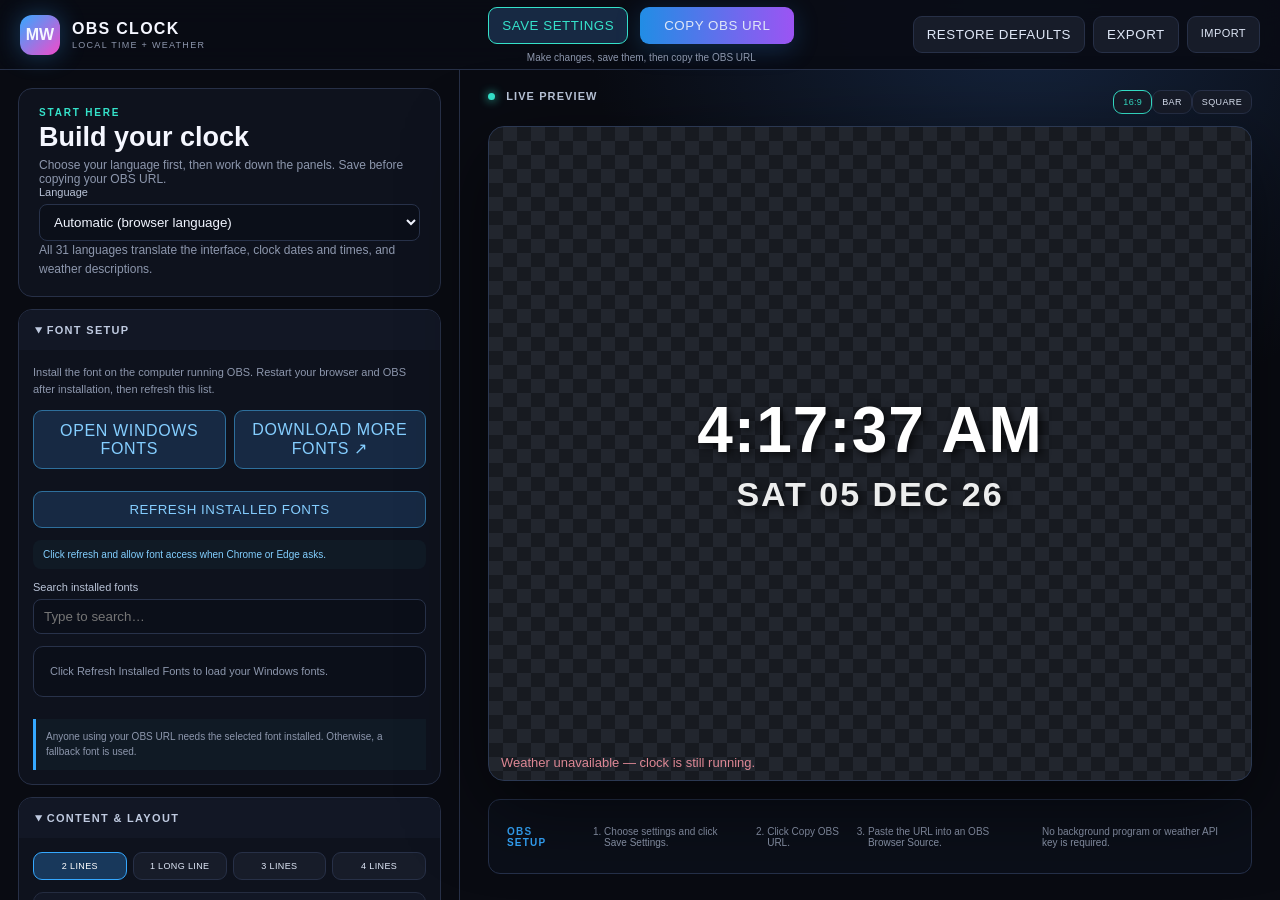
<file: index.html>
<!doctype html>
<html lang="en"><head><meta charset="utf-8"><meta name="viewport" content="width=device-width,initial-scale=1"><title data-i18n="pageTitle">Mwest OBS Clock Settings</title><link rel="stylesheet" href="styles.css?v=languages-20261005b"><link rel="stylesheet" href="custom-font.css"></head>
<body class="settings-page">
<header class="topbar">
  <div class="brand"><span class="brand-mark">MW</span><div><strong data-i18n="brandClock">OBS CLOCK</strong><small data-i18n="brandSubtitle">LOCAL TIME + WEATHER</small></div></div>
  <div class="url-zone"><button id="saveBtn" class="secondary" data-i18n="save">SAVE SETTINGS</button><button id="copyUrl" class="primary" data-i18n="copy">COPY OBS URL</button><span id="copyStatus" data-i18n="status.changes">Make changes, save them, then copy the OBS URL</span></div>
  <div class="top-actions"><button id="resetBtn" data-i18n="restore">RESTORE DEFAULTS</button><button id="exportBtn" data-i18n="export">EXPORT</button><label class="button"><span data-i18n="import">IMPORT</span><input id="importFile" type="file" accept="application/json" hidden></label></div>
</header>
<main class="workspace">
<aside class="controls">
<section class="panel intro"><div class="eyebrow" data-i18n="start">START HERE</div><h1 data-i18n="build">Build your clock</h1><p data-i18n="help.intro">Choose your language first, then work down the panels. Save before copying your OBS URL.</p><label><span data-i18n="language">Language</span><select id="language">
<option value="auto" data-i18n="automatic">Automatic (browser language)</option><option value="en">English</option><option value="ar">العربية (Arabic)</option><option value="bg">Български (Bulgarian)</option><option value="zh-CN">中文 (Chinese Simplified)</option><option value="zh-TW">中文 (Chinese Traditional)</option><option value="cs">Čeština (Czech)</option><option value="da">Dansk (Danish)</option><option value="nl">Nederlands (Dutch)</option><option value="fi">Suomi (Finnish)</option><option value="fr">Français (French)</option><option value="de">Deutsch (German)</option><option value="el">Ελληνικά (Greek)</option><option value="he">עברית (Hebrew)</option><option value="hi">हिन्दी (Hindi)</option><option value="hu">Magyar (Hungarian)</option><option value="id">Bahasa Indonesia (Indonesian)</option><option value="it">Italiano (Italian)</option><option value="ja">日本語 (Japanese)</option><option value="ko">한국어 (Korean)</option><option value="nb">Norsk bokmål (Norwegian Bokmål)</option><option value="pl">Polski (Polish)</option><option value="pt">Português (Portuguese)</option><option value="ro">Română (Romanian)</option><option value="ru">Русский (Russian)</option><option value="sk">Slovenčina (Slovak)</option><option value="es">Español (Spanish)</option><option value="sv">Svenska (Swedish)</option><option value="th">ไทย (Thai)</option><option value="tr">Türkçe (Turkish)</option><option value="uk">Українська (Ukrainian)</option><option value="vi">Tiếng Việt (Vietnamese)</option>
</select></label><p class="language-note" data-i18n="help.languageHelp">All 31 languages translate the interface, clock dates and times, and weather descriptions.</p></section>

<details open><summary data-i18n="fontSetup">FONT SETUP</summary><div class="section-body">
<p class="font-upload-help" data-i18n="help.fontInstall">Install the font on the computer running OBS. Restart your browser and OBS after installation, then refresh this list.</p>
<div class="font-action-grid"><a class="button secondary" href="ms-settings:fonts" data-i18n="fontOpen">OPEN WINDOWS FONTS</a><a class="button secondary" href="https://www.dafont.com/" target="_blank" rel="noreferrer" data-i18n="fontDownload">DOWNLOAD MORE FONTS ↗</a></div>
<button id="scanFonts" class="secondary" data-i18n="fontRefresh">REFRESH INSTALLED FONTS</button><div id="fontScanStatus" class="status" data-i18n="help.fontPermission">Click refresh and allow font access when Chrome or Edge asks.</div>
<label><span data-i18n="fontSearch">Search installed fonts</span><input id="fontSearch" type="search" placeholder="Type to search…" data-i18n-placeholder="searchPlaceholder"></label><div id="fontList" class="font-list"><div class="font-empty" data-i18n="help.fontEmpty">Click Refresh Installed Fonts to load your Windows fonts.</div></div>
<p class="font-warning" data-i18n="help.fontFallback">Anyone using your OBS URL needs the selected font installed. Otherwise, a fallback font is used.</p>
</div></details>

<details open><summary data-i18n="layout">CONTENT & LAYOUT</summary><div class="section-body"><div class="mode-row"><button class="mode active" data-preset="stacked" data-i18n="twoLines">2 LINES</button><button class="mode" data-preset="single" data-i18n="oneLine">1 LONG LINE</button><button class="mode" data-preset="three" data-i18n="threeLines">3 LINES</button><button class="mode" data-preset="four" data-i18n="fourLines">4 LINES</button></div><div id="items"></div><label><span data-i18n="separator">Between items on the same line</span><input id="separator" dir="auto" value="  •  " maxlength="12"></label><label><span data-i18n="lineGap">Space between lines</span> <span id="lineGapOut"></span><input id="lineGap" type="range" min="0" max="50" value="8"></label></div></details>

<details open><summary data-i18n="itemColors">ITEM COLORS</summary><div class="section-body"><p class="item-color-help" data-i18n="help.itemColorHelp">Each item can use its own color. Without an override, it uses the line color.</p><div id="itemColors" class="item-colors"></div></div></details>

<details open><summary data-i18n="timeDate">TIME & DATE</summary><div class="section-body grid2"><label><span data-i18n="timeFormat">Time format</span><select id="hour12"><option value="true" data-i18n="hour12">12 hour (9:08 PM)</option><option value="false" data-i18n="hour24">24 hour (21:08)</option></select></label><label class="switch-label"><span data-i18n="seconds">Show seconds</span><input id="showSeconds" type="checkbox" checked><span class="switch"></span></label><label class="full"><span data-i18n="dateFormat">Date format</span><input id="dateFormat" dir="ltr" list="dateFormatPresets" maxlength="60" placeholder="MM/DD/YYYY"><datalist id="dateFormatPresets"><option value="MM/DD/YY"><option value="MM/DD/YYYY"><option value="DD/MM/YYYY"><option value="YYYY-MM-DD"><option value="MMM D, YYYY"><option value="dddd, MMMM D, YYYY"><option value="ddd DD MMM YY"></datalist><small data-i18n="help.dateHelp">Use M, MM, MMM, MMMM, D, DD, ddd, dddd, YY or YYYY. Separators and spaces are free-form.</small></label></div></details>

<details open><summary data-i18n="location">LOCATION</summary><div class="section-body grid2"><label><span data-i18n="zip">ZIP code</span><input id="zip" dir="ltr" inputmode="numeric" maxlength="5" value="90061"></label><label><span data-i18n="cityOverride">City override</span> <small data-i18n="optional">(optional)</small><input id="cityOverride" dir="auto" placeholder="City from ZIP" data-i18n-placeholder="cityFromZip"></label><label><span data-i18n="stateDisplay">State display</span><select id="stateMode"><option value="short" data-i18n="shortState">Abbreviation (CA)</option><option value="long" data-i18n="longState">Full name (California)</option></select></label><label><span data-i18n="locationFormat">Location format</span><select id="locationFormat"><option value="cityState" data-i18n="cityState">City and state</option><option value="city" data-i18n="cityOnly">City only</option><option value="state" data-i18n="stateOnly">State only</option></select></label><button id="testLocation" class="secondary full" data-i18n="testWeather">TEST ZIP & WEATHER</button><div id="weatherStatus" class="status full" data-i18n="status.ready" data-i18n-params='{"zip":"90061"}'>Ready to load weather for 90061.</div></div></details>

<details open><summary data-i18n="weather">WEATHER</summary><div class="section-body grid2"><label><span data-i18n="temperature">Temperature</span><select id="unit"><option value="fahrenheit" data-i18n="unitF">Fahrenheit (°F)</option><option value="celsius" data-i18n="unitC">Celsius (°C)</option></select></label><label><span data-i18n="refresh">Refresh</span><select id="refresh"><option value="10" data-i18n="everyMinutes" data-i18n-params='{"n":10}'>Every 10 minutes</option><option value="15" data-i18n="everyMinutes" data-i18n-params='{"n":15}'>Every 15 minutes</option><option value="30" data-i18n="everyMinutes" data-i18n-params='{"n":30}'>Every 30 minutes</option><option value="60" data-i18n="everyHour">Every hour</option></select></label><label class="switch-label"><span data-i18n="weatherIcon">Weather icon</span><input id="weatherIcon" type="checkbox" checked><span class="switch"></span></label><label class="switch-label"><span data-i18n="conditionText">Condition text</span><input id="conditionText" type="checkbox" checked><span class="switch"></span></label></div></details>

<details open><summary data-i18n="lineStyles">LINE STYLES</summary><div class="section-body"><p class="item-color-help" data-i18n="help.lineHelp">Style each line’s size, weight, color, opacity, alignment, text case, and spacing.</p><div class="line-tabs" id="lineTabs"></div><div id="lineStyle"></div></div></details>

<details open><summary data-i18n="shadow">SHADOW & APPEARANCE</summary><div class="section-body grid2"><label><span data-i18n="shadowColor">Shadow color</span><input id="shadowColor" type="color" value="#000000"></label><label><span data-i18n="shadowOpacity">Shadow opacity</span> <span id="shadowOpacityOut"></span><input id="shadowOpacity" type="range" min="0" max="100" value="80"></label><label><span data-i18n="shadowX">Shadow X</span> <span id="shadowXOut"></span><input id="shadowX" type="range" min="-20" max="20" value="3"></label><label><span data-i18n="shadowY">Shadow Y</span> <span id="shadowYOut"></span><input id="shadowY" type="range" min="-20" max="20" value="3"></label><label class="full"><span data-i18n="shadowBlur">Shadow blur</span> <span id="shadowBlurOut"></span><input id="shadowBlur" type="range" min="0" max="40" value="10"></label></div></details>

<div class="legacy-font-controls hidden" aria-hidden="true"><select id="fontPreset"><option value="preset">preset</option><option value="custom">custom</option></select><div id="presetFontWrap"><select id="fontFamily"><option value="Arial, sans-serif">Arial</option><option value="'Arial Black', sans-serif">Arial Black</option><option value="Verdana, sans-serif">Verdana</option><option value="Tahoma, sans-serif">Tahoma</option><option value="'Trebuchet MS', sans-serif">Trebuchet MS</option><option value="Georgia, serif">Georgia</option><option value="Impact, sans-serif">Impact</option><option value="system-ui, sans-serif">System UI</option></select></div><div id="customFontWrap"><input id="customFontName"><input id="customFontUrl"></div><input id="fontFile" type="file"><div id="fontUploadStatus"></div><button id="removeUploadedFont" type="button"></button></div>
</aside>
<section class="preview-area"><div class="preview-head"><div><span class="live-dot"></span> <span data-i18n="preview">LIVE PREVIEW</span></div><div class="preview-size"><button data-size="wide" class="active">16:9</button><button data-size="bar" data-i18n="bar">BAR</button><button data-size="square" data-i18n="square">SQUARE</button></div></div><div id="previewFrame" class="preview-frame wide"><iframe id="preview" title="Clock preview" data-i18n-title="previewTitle"></iframe></div><div class="obs-help"><strong data-i18n="obsSetup">OBS SETUP</strong><ol><li data-i18n="help.obsStep1">Choose settings and click Save Settings.</li><li data-i18n="help.obsStep2">Click Copy OBS URL.</li><li data-i18n="help.obsStep3">Paste the URL into an OBS Browser Source.</li></ol><span data-i18n="help.noServer">No background program or weather API key is required.</span></div></section>
</main><script src="config.js?v=languages-20261005b"></script><script src="translations.js?v=languages-20261005b"></script><script src="i18n.js?v=languages-20261005b"></script><script src="settings.js?v=languages-20261005b"></script></body></html>
</file>
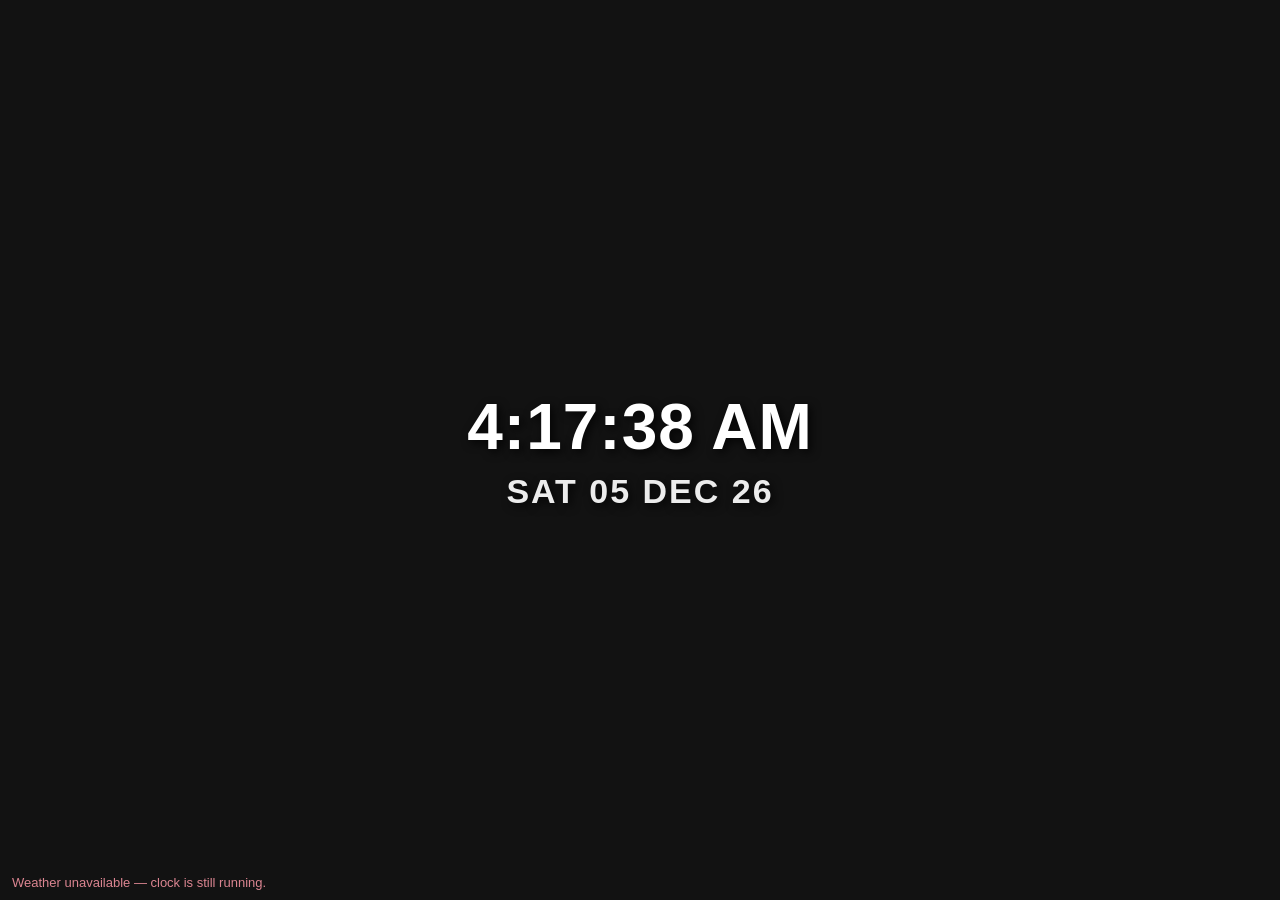
<file: overlay.html>
<!doctype html><html lang="en"><head><meta charset="utf-8"><meta name="viewport" content="width=device-width,initial-scale=1"><title>Mwest OBS Clock Overlay</title><link rel="stylesheet" href="styles.css?v=languages-20261005b"></head><body class="overlay-page"><div id="clock" class="clock" aria-live="off"></div><div id="error" class="overlay-error" dir="auto"></div><script src="config.js?v=languages-20261005b"></script><script src="translations.js?v=languages-20261005b"></script><script src="i18n.js?v=languages-20261005b"></script><script src="overlay.js?v=languages-20261005b"></script></body></html>
</file>
<file: styles.css>
:root{color-scheme:dark;--bg:#090b12;--panel:#111521;--panel2:#171c2b;--line:#273047;--text:#f5f7ff;--muted:#8d97ad;--blue:#35a8ff;--pink:#f34acb;--teal:#35e2ca}*{box-sizing:border-box}html,body{margin:0;width:100%;height:100%}body{font-family:Inter,Segoe UI,Arial,sans-serif}.settings-page{background:radial-gradient(circle at 80% 0,#15243d 0,transparent 32%),var(--bg);color:var(--text);overflow:hidden}.topbar{height:70px;display:grid;grid-template-columns:350px 1fr auto;align-items:center;gap:20px;padding:0 20px;border-bottom:1px solid var(--line);background:#090c14e8;backdrop-filter:blur(14px)}.brand{display:flex;align-items:center;gap:12px}.brand-mark{display:grid;place-items:center;width:40px;height:40px;border-radius:12px;font-weight:900;background:linear-gradient(135deg,var(--blue),var(--pink));box-shadow:0 0 26px #35a8ff55}.brand div{display:flex;flex-direction:column;letter-spacing:.08em}.brand small{font-size:9px;color:var(--muted);margin-top:2px}.url-zone{text-align:center}.url-zone span{display:block;font-size:10px;color:var(--muted);margin-top:4px}.top-actions{display:flex;gap:8px}.button,button{border:1px solid var(--line);background:#171c29;color:#dfe7f7;padding:10px 13px;border-radius:9px;font:700 11px inherit;letter-spacing:.04em;cursor:pointer}.button:hover,button:hover{border-color:#4e638b}.primary{border:0;padding:11px 24px;background:linear-gradient(90deg,#218de5,#9c54f3);box-shadow:0 6px 24px #227dcc44}.secondary{background:#172943;border-color:#2e6f9c;color:#85ceff}.workspace{height:calc(100vh - 70px);display:grid;grid-template-columns:460px minmax(0,1fr)}.controls{overflow:auto;padding:18px;border-right:1px solid var(--line);scrollbar-color:#3c4964 transparent}.panel,details{border:1px solid var(--line);background:#0e121d;border-radius:14px;margin-bottom:12px;overflow:hidden}.intro{padding:18px 20px}.intro h1{margin:4px 0 5px;font-size:27px}.intro p{margin:0;color:var(--muted);font-size:12px}.eyebrow{font-size:10px;font-weight:800;letter-spacing:.18em;color:var(--teal)}summary{padding:14px 16px;background:#121725;cursor:pointer;font-size:11px;font-weight:800;letter-spacing:.12em;color:#bfcae0}.section-body{padding:14px;display:grid;gap:12px}.grid2{grid-template-columns:1fr 1fr}.full{grid-column:1/-1}label{display:grid;gap:6px;font-size:11px;color:#b9c3d7}label small{color:var(--muted)}input,select{width:100%;border:1px solid #28324a;background:#0b0f19;color:#f1f5ff;padding:9px 10px;border-radius:8px;outline:0}input:focus,select:focus{border-color:var(--blue);box-shadow:0 0 0 2px #35a8ff22}input[type=color]{padding:3px;height:38px}input[type=range]{accent-color:var(--blue);padding:0}.switch-label{display:flex;align-items:center;justify-content:space-between;align-self:end;height:38px;padding:0 3px}.switch-label input{display:none}.switch{width:40px;height:22px;border-radius:20px;background:#31394b;position:relative;transition:.2s}.switch:after{content:"";position:absolute;left:3px;top:3px;width:16px;height:16px;border-radius:50%;background:#fff;transition:.2s}.switch-label input:checked+.switch{background:var(--blue)}.switch-label input:checked+.switch:after{transform:translateX(18px)}.mode-row{display:grid;grid-template-columns:repeat(4,1fr);gap:6px}.mode{padding:8px 3px;font-size:9px}.mode.active{border-color:var(--blue);color:#fff;background:#18385b}.item-row{display:grid;grid-template-columns:34px 1fr 112px;align-items:center;gap:10px;padding:10px;border:1px solid #242c40;border-radius:10px;background:#121725}.item-icon{font-size:19px;text-align:center}.item-name{font-size:12px;font-weight:700}.item-row select{padding:7px}.item-toggle{position:relative;width:36px;height:20px}.item-toggle input{display:none}.item-toggle span{display:block;width:36px;height:20px;border-radius:20px;background:#30384a}.item-toggle span:after{content:"";position:absolute;top:3px;left:3px;width:14px;height:14px;border-radius:50%;background:#fff;transition:.2s}.item-toggle input:checked+span{background:var(--blue)}.item-toggle input:checked+span:after{transform:translateX(16px)}.status{padding:9px 10px;border-radius:8px;background:#101a25;color:#82cfff;font-size:10px}.line-tabs{display:grid;grid-template-columns:repeat(4,1fr);gap:6px}.line-tabs button.active{background:#244d77;border-color:#3eacff}.line-style-grid{display:grid;grid-template-columns:1fr 1fr;gap:12px;margin-top:12px}.preview-area{min-width:0;display:flex;flex-direction:column;padding:20px 28px 26px}.preview-head{height:36px;display:flex;align-items:start;justify-content:space-between;font-size:11px;font-weight:800;letter-spacing:.1em;color:#bcc8dc}.live-dot{display:inline-block;width:7px;height:7px;border-radius:50%;background:var(--teal);box-shadow:0 0 10px var(--teal);margin-right:7px}.preview-size button{padding:6px 9px;font-size:9px}.preview-size button.active{border-color:var(--teal);color:var(--teal)}.preview-frame{flex:1;min-height:300px;margin:auto;position:relative;border:1px solid #2b3852;border-radius:16px;overflow:hidden;background-color:#171a20;background-image:linear-gradient(45deg,#22262e 25%,transparent 25%),linear-gradient(-45deg,#22262e 25%,transparent 25%),linear-gradient(45deg,transparent 75%,#22262e 75%),linear-gradient(-45deg,transparent 75%,#22262e 75%);background-size:28px 28px;background-position:0 0,0 14px,14px -14px,-14px 0;box-shadow:0 25px 80px #0008}.preview-frame.wide{width:min(100%,1100px);aspect-ratio:16/9}.preview-frame.bar{width:min(100%,1100px);height:260px;flex:none}.preview-frame.square{width:min(70vh,700px);aspect-ratio:1;flex:none}.preview-frame iframe{width:100%;height:100%;border:0}.obs-help{display:flex;align-items:center;gap:26px;min-height:75px;margin:18px auto 0;width:min(100%,1100px);padding:12px 18px;border:1px solid #25304a;border-radius:12px;background:#0d121da8;color:var(--muted);font-size:10px}.obs-help strong{color:var(--blue);letter-spacing:.12em}.obs-help ol{display:flex;gap:28px;margin:0;padding-left:18px}.obs-help span{margin-left:auto}.overlay-page{overflow:hidden;background:transparent;color:#fff}.clock{position:absolute;inset:0;display:flex;flex-direction:column;justify-content:center;padding:2%;font-variant-numeric:tabular-nums}.clock-line{display:flex;align-items:center;white-space:nowrap}.clock-item{display:inline-flex;align-items:center}.weather-symbol{display:inline-block;margin-right:.25em;filter:drop-shadow(0 0 .25em currentColor)}.overlay-error{position:absolute;left:12px;bottom:10px;color:#ff9aa8;font:13px Arial;opacity:.85}@media(max-width:900px){.topbar{grid-template-columns:1fr auto}.url-zone{order:3;grid-column:1/-1}.topbar{height:112px}.workspace{height:calc(100vh - 112px);grid-template-columns:1fr}.preview-area{display:none}.controls{border:0}.top-actions button,.top-actions .button{padding:8px}.grid2{grid-template-columns:1fr}}

.hidden{display:none!important}

.item-color-help{margin:0 0 12px;color:var(--muted);font-size:10px;line-height:1.6}.item-colors{display:grid;gap:8px}.item-color-row{display:grid;grid-template-columns:minmax(105px,1fr) minmax(145px,1.4fr) 46px;align-items:center;gap:10px;padding:10px 12px;border:1px solid #25304a;border-radius:10px;background:#0d1420}.item-color-name{display:flex;align-items:center;gap:9px}.item-color-name span{color:var(--teal)}.item-color-name strong{font-size:11px}.item-color-toggle{display:flex;flex-direction:row;align-items:center;gap:7px;margin:0;font-size:10px;color:var(--muted)}.item-color-toggle input{width:auto;margin:0}.item-color-row input[type=color]{width:42px;height:34px;padding:3px}.item-color-row input[type=color]:disabled{opacity:.35}@media(max-width:520px){.item-color-row{grid-template-columns:1fr 42px}.item-color-toggle{grid-column:1}.item-color-row input[type=color]{grid-column:2;grid-row:1/3}}

.clock-item.time{color:var(--item-time-color,inherit)}.clock-item.date{color:var(--item-date-color,inherit)}.clock-item.city{color:var(--item-city-color,inherit)}.clock-item.state{color:var(--item-state-color,inherit)}.clock-item.weather{color:var(--item-weather-color,inherit)}

.language-note,.font-warning{margin:10px 0 0;color:var(--muted);font-size:10px;line-height:1.55}.font-warning{padding:10px;border-left:3px solid var(--blue);background:#101a25}.font-action-grid{display:grid;grid-template-columns:1fr 1fr;gap:8px;margin-bottom:10px}.font-action-grid .button{display:flex;align-items:center;justify-content:center;text-align:center;text-decoration:none}.url-zone{gap:8px;flex-wrap:wrap}.url-zone #copyStatus{flex-basis:100%;text-align:center}.url-zone #saveBtn{border-color:var(--teal);color:var(--teal)}@media(max-width:520px){.font-action-grid{grid-template-columns:1fr}}

/* Keep the primary clock actions comfortably separated. */
.url-zone{display:flex;align-items:center;justify-content:center;column-gap:12px;row-gap:4px;flex-wrap:wrap}


/* Translated labels can wrap; RTL settings never reverse clock item order. */
.topbar{height:auto;min-height:70px}.top-actions{flex-wrap:wrap}.topbar>*{min-width:0}.button,button,label,summary{overflow-wrap:anywhere}.grid2,.line-style-grid{grid-template-columns:repeat(2,minmax(0,1fr))}.item-row{grid-template-columns:34px minmax(0,1fr) 112px}.preview-frame{direction:ltr}.clock-item{unicode-bidi:isolate}.font-warning{border-left:0;border-inline-start:3px solid var(--blue)}html[dir=rtl] .controls{border-right:0;border-left:1px solid var(--line)}
@media(max-width:900px){.topbar{min-height:112px}.grid2{grid-template-columns:1fr}html[dir=rtl] .controls{border:0}}
@media(max-width:520px){.topbar{grid-template-columns:1fr;gap:10px;padding:12px}.top-actions{justify-content:center}.url-zone{order:initial;grid-column:auto}.workspace{height:calc(100vh - 220px)}}

.settings-page{display:flex;flex-direction:column}.topbar{flex:none}.workspace{height:auto;min-height:0;flex:1}
</file>
<file: custom-font.css>
.custom-font{display:grid;grid-template-columns:1fr 1fr;gap:10px;padding:12px;border:1px solid #2c4564;border-radius:10px;background:#101b2a}
.custom-font-head{grid-column:1/-1;display:flex;justify-content:space-between;align-items:center;font-size:10px;letter-spacing:.1em}
.custom-font-head a{color:#65c7ff;text-decoration:none}
.custom-font p{grid-column:1/-1;margin:0;color:var(--muted);font-size:10px;line-height:1.5}
.custom-font.hidden,#presetFontWrap.hidden{display:none}
.font-upload-help{margin:0;color:var(--muted);font-size:11px;line-height:1.55}
.font-upload-button{display:block;text-align:center;color:#fff;background:linear-gradient(90deg,#1679c9,#843fd5);border:0}
.font-list{max-height:310px;overflow:auto;border:1px solid #28324a;border-radius:10px;background:#0b0f19;scrollbar-color:#3c4964 transparent}
.font-list button{display:block;width:100%;padding:11px 13px;border:0;border-bottom:1px solid #20283a;border-radius:0;background:transparent;text-align:left;font-size:16px;font-weight:400;letter-spacing:0}
.font-list button:hover,.font-list button.selected{background:#17304d;color:#8bd2ff}
.font-list button:last-child{border-bottom:0}
.font-empty{padding:16px;color:var(--muted);font-size:11px;line-height:1.5}
.item-row{grid-template-columns:34px 1fr 96px 31px}
.order-buttons{display:grid;gap:3px}
.order-buttons button{padding:3px 5px;min-height:22px;font-size:9px;border-radius:5px}
.order-buttons button:disabled{opacity:.25;cursor:not-allowed}
</file>
